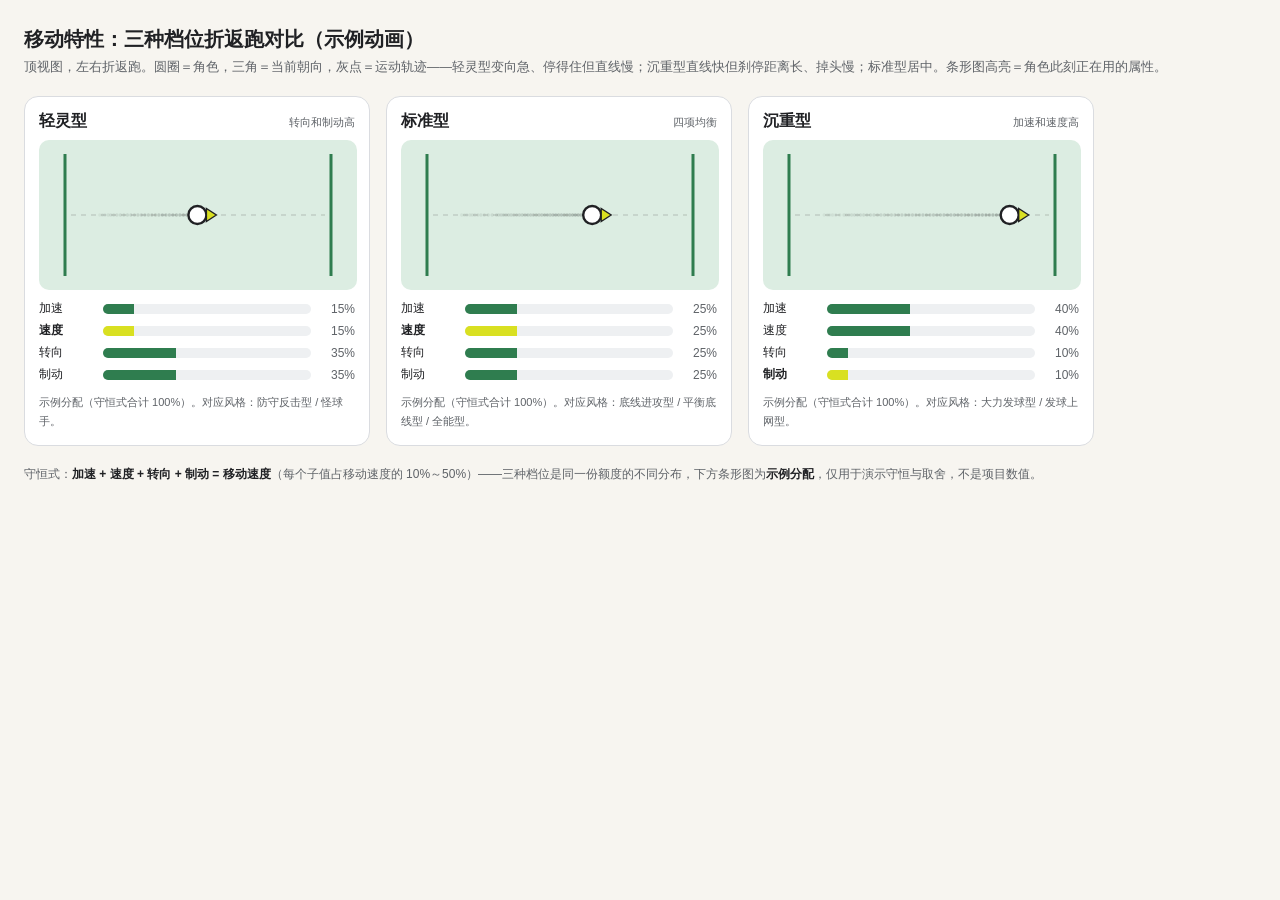
<file: index.html>
<!DOCTYPE html>
<html lang="zh-CN">
<head>
<meta charset="UTF-8">
<meta name="viewport" content="width=device-width, initial-scale=1.0">
<title>移动特性：三种档位折返跑对比（示例动画）</title>
<style>
  :root{
    --ink:#202124; --sub:#5F6368; --paper:#F7F5F0;
    --green:#2F7D4F; --green-soft:#DCEDE2; --yellow:#D9E021; --line:#DADCE0;
  }
  *{box-sizing:border-box;margin:0;padding:0}
  body{background:var(--paper);color:var(--ink);font-family:"Microsoft YaHei","PingFang SC",Helvetica,Arial,sans-serif;padding:26px 24px 36px;}
  h1{font-size:20px;margin-bottom:4px}
  .sub{font-size:12.5px;color:var(--sub);margin-bottom:18px;line-height:1.7}
  .row{display:flex;gap:16px;flex-wrap:wrap}
  .panel{background:#fff;border:1.5px solid var(--line);border-radius:14px;padding:14px;width:346px}
  .head{display:flex;align-items:baseline;justify-content:space-between;margin-bottom:8px}
  .title{font-size:16px;font-weight:bold}
  .feat{font-size:11px;color:var(--sub)}
  canvas{display:block;border-radius:10px;background:var(--green-soft)}
  .bars{margin-top:10px;display:flex;flex-direction:column;gap:5px}
  .brow{display:flex;align-items:center;gap:8px;font-size:12px}
  .bname{width:56px;color:var(--ink)}
  .btrack{flex:1;height:10px;border-radius:5px;background:#EEF0F2;overflow:hidden}
  .bfill{height:100%;background:var(--green);display:block}
  .bval{width:36px;text-align:right;color:var(--sub);font-variant-numeric:tabular-nums}
  .brow.hot .bfill{background:var(--yellow)}
  .brow.hot .bname{font-weight:bold}
  .cap{font-size:11px;color:var(--sub);margin-top:10px;line-height:1.7}
  .foot{font-size:12px;color:var(--sub);margin-top:18px;line-height:1.8}
  .foot b{color:var(--ink)}
</style>
</head>
<body>
<h1>移动特性：三种档位折返跑对比（示例动画）</h1>
<div class="sub">顶视图，左右折返跑。圆圈＝角色，三角＝当前朝向，灰点＝运动轨迹——轻灵型变向急、停得住但直线慢；沉重型直线快但刹停距离长、掉头慢；标准型居中。条形图高亮＝角色此刻正在用的属性。</div>

<div class="row" id="panels"></div>

<div class="foot">
守恒式：<b>加速 + 速度 + 转向 + 制动 = 移动速度</b>（每个子值占移动速度的 10%～50%）——三种档位是同一份额度的不同分布，下方条形图为<b>示例分配</b>，仅用于演示守恒与取舍，不是项目数值。
</div>

<script>
"use strict";

/* 三种档位：split＝额度示例分配；p＝运动参数（px/s²、px/s、°/s） */
const TYPES = [
  {key:"light", name:"轻灵型", feat:"转向和制动高", styles:"防守反击型 / 怪球手",
   split:{加速:15,速度:15,转向:35,制动:35},
   p:{accel:300, max:105, turn:400, brake:1260}},
  {key:"norm", name:"标准型", feat:"四项均衡", styles:"底线进攻型 / 平衡底线型 / 全能型",
   split:{加速:25,速度:25,转向:25,制动:25},
   p:{accel:255, max:168, turn:220, brake:1000}},
  {key:"heavy", name:"沉重型", feat:"加速和速度高", styles:"大力发球型 / 发球上网型",
   split:{加速:40,速度:40,转向:10,制动:10},
   p:{accel:480, max:210, turn:120, brake:450}},
];

const W=318, H=150, WALL=26, CY=H/2, PAD=12;
const q = new URLSearchParams(location.search);
const T0 = parseFloat(q.get("t")||"0");   /* ?t=秒 预跑到该时刻（截图验证用） */

const root = document.getElementById("panels");
TYPES.forEach(cfg=>{
  const el = document.createElement("div");
  el.className = "panel";
  el.innerHTML = `
    <div class="head"><span class="title">${cfg.name}</span><span class="feat">${cfg.feat}</span></div>
    <canvas width="${W}" height="${H}"></canvas>
    <div class="bars">${Object.keys(cfg.split).map(k=>`
      <div class="brow" data-b="${k}">
        <span class="bname">${k}</span>
        <span class="btrack"><span class="bfill" style="width:${cfg.split[k]}%"></span></span>
        <span class="bval">${cfg.split[k]}%</span>
      </div>`).join("")}
    </div>
    <div class="cap">示例分配（守恒式合计 100%）。对应风格：${cfg.styles}。</div>`;
  root.appendChild(el);
  cfg.ctx = el.querySelector("canvas").getContext("2d");
  cfg.rows = el.querySelectorAll(".brow");
  /* 折返状态：h＝朝向角（0=向右，π=向左）；dir＝+1 右 / -1 左；转向只转 180°（turnEnd＝进入转向时的 h＋π） */
  cfg.s = {x:WALL+34, y:CY, v:0, h:0, dir:1, mode:"加速", turnEnd:0};
  cfg.trail = [];
});

const RAD = Math.PI/180;
function stepOne(c, dt){
  const s = c.s, p = c.p;
  const turnV = 0;                                    /* 原地掉头：刹停后再转 */
  const wallR = W - WALL - PAD, wallL = WALL + PAD;   /* 折返点 */

  if(s.mode === "加速" || s.mode === "巡航"){
    s.v = Math.min(p.max, s.v + p.accel*dt);
    const distToWall = s.dir > 0 ? (wallR - s.x) : (s.x - wallL);
    const stopDist = s.v*s.v/(2*p.brake);
    s.mode = s.v >= p.max - 0.5 ? "巡航" : "加速";
    if(distToWall <= stopDist) s.mode = "制动";       /* 恰好在墙前刹停，三档跑同样全程 */
  } else if(s.mode === "制动"){
    s.v = Math.max(turnV, s.v - p.brake*dt);
    if(s.v <= turnV + 0.01){
      s.mode = "转向";
      s.turnEnd = s.h + Math.PI;                      /* 从当前朝向只转 180° */
    }
  } else if(s.mode === "转向"){
    s.v = 0;                                          /* 原地掉头：停住转 180°，不走弧线 */
    s.h += p.turn*RAD*dt;
    if(s.h >= s.turnEnd){                             /* 转满 180°：立即反向起跑 */
      s.h = s.turnEnd;
      if(s.h >= 2*Math.PI) s.h -= 2*Math.PI;          /* 朝向归一（0 或 π） */
      s.dir *= -1;
      s.mode = "加速";
    }
  }

  s.x += Math.cos(s.h) * s.v * dt;
  s.y = CY;
  s.x = Math.max(wallL-4, Math.min(wallR+4, s.x));

  if(s.v > 1 && (!c.trail.length ||
      Math.hypot(s.x-c.trail[c.trail.length-1][0], s.y-c.trail[c.trail.length-1][1]) > 2.2)){
    c.trail.push([s.x, s.y]);
    if(c.trail.length > 130) c.trail.shift();
  }

  /* 条形图高亮：此刻正在用的属性 */
  let hot;
  if(s.mode === "转向") hot = "转向";
  else if(s.mode === "制动") hot = "制动";
  else if(s.v < p.max - 0.5) hot = "加速";
  else hot = "速度";
  c.rows.forEach(r=>r.classList.toggle("hot", r.dataset.b === hot));

  draw(c);
}

function draw(c){
  const g = c.ctx, s = c.s;
  g.clearRect(0,0,W,H);
  /* 左右折返线 */
  g.strokeStyle = "#2F7D4F"; g.lineWidth = 3;
  g.beginPath(); g.moveTo(WALL, 14); g.lineTo(WALL, H-14); g.stroke();
  g.beginPath(); g.moveTo(W-WALL, 14); g.lineTo(W-WALL, H-14); g.stroke();
  /* 中心跑道 */
  g.strokeStyle = "#B9C6BD"; g.lineWidth = 1.2; g.setLineDash([5,5]);
  g.beginPath(); g.moveTo(WALL+6, CY); g.lineTo(W-WALL-6, CY); g.stroke();
  g.setLineDash([]);
  /* 轨迹 */
  c.trail.forEach((pt,i)=>{
    g.fillStyle = `rgba(90,100,95,${0.08 + 0.30*i/c.trail.length})`;
    g.beginPath(); g.arc(pt[0], pt[1], 1.7, 0, 7); g.fill();
  });
  /* 圆圈 */
  g.beginPath(); g.arc(s.x, s.y, 9, 0, 7);
  g.fillStyle = "#FFFFFF"; g.fill();
  g.lineWidth = 2.4; g.strokeStyle = "#202124"; g.stroke();
  /* 朝向三角 */
  const dx = Math.cos(s.h), dy = Math.sin(s.h);
  const tipX = s.x + dx*19, tipY = s.y + dy*19;
  const bx = s.x + dx*9, by = s.y + dy*9;
  const px = -dy*6.5, py = dx*6.5;
  g.beginPath();
  g.moveTo(tipX, tipY);
  g.lineTo(bx + px, by + py);
  g.lineTo(bx - px, by - py);
  g.closePath();
  g.fillStyle = "#D9E021"; g.fill();
  g.lineWidth = 1.4; g.strokeStyle = "#202124"; g.stroke();
}

/* ?t= 预跑：把状态推进到指定时刻再开始实时循环 */
if(T0 > 0){
  let acc = 0;
  while(acc < T0){ TYPES.forEach(c=>stepOne(c, 0.033)); acc += 0.033; }
} else {
  TYPES.forEach(c=>draw(c));
}

let last = null;
function loop(now){
  if(last === null) last = now;
  const dt = Math.min((now - last)/1000, 0.05);
  last = now;
  TYPES.forEach(c=>stepOne(c, dt));
  requestAnimationFrame(loop);
}
requestAnimationFrame(loop);
</script>
</body>
</html>
</file>
